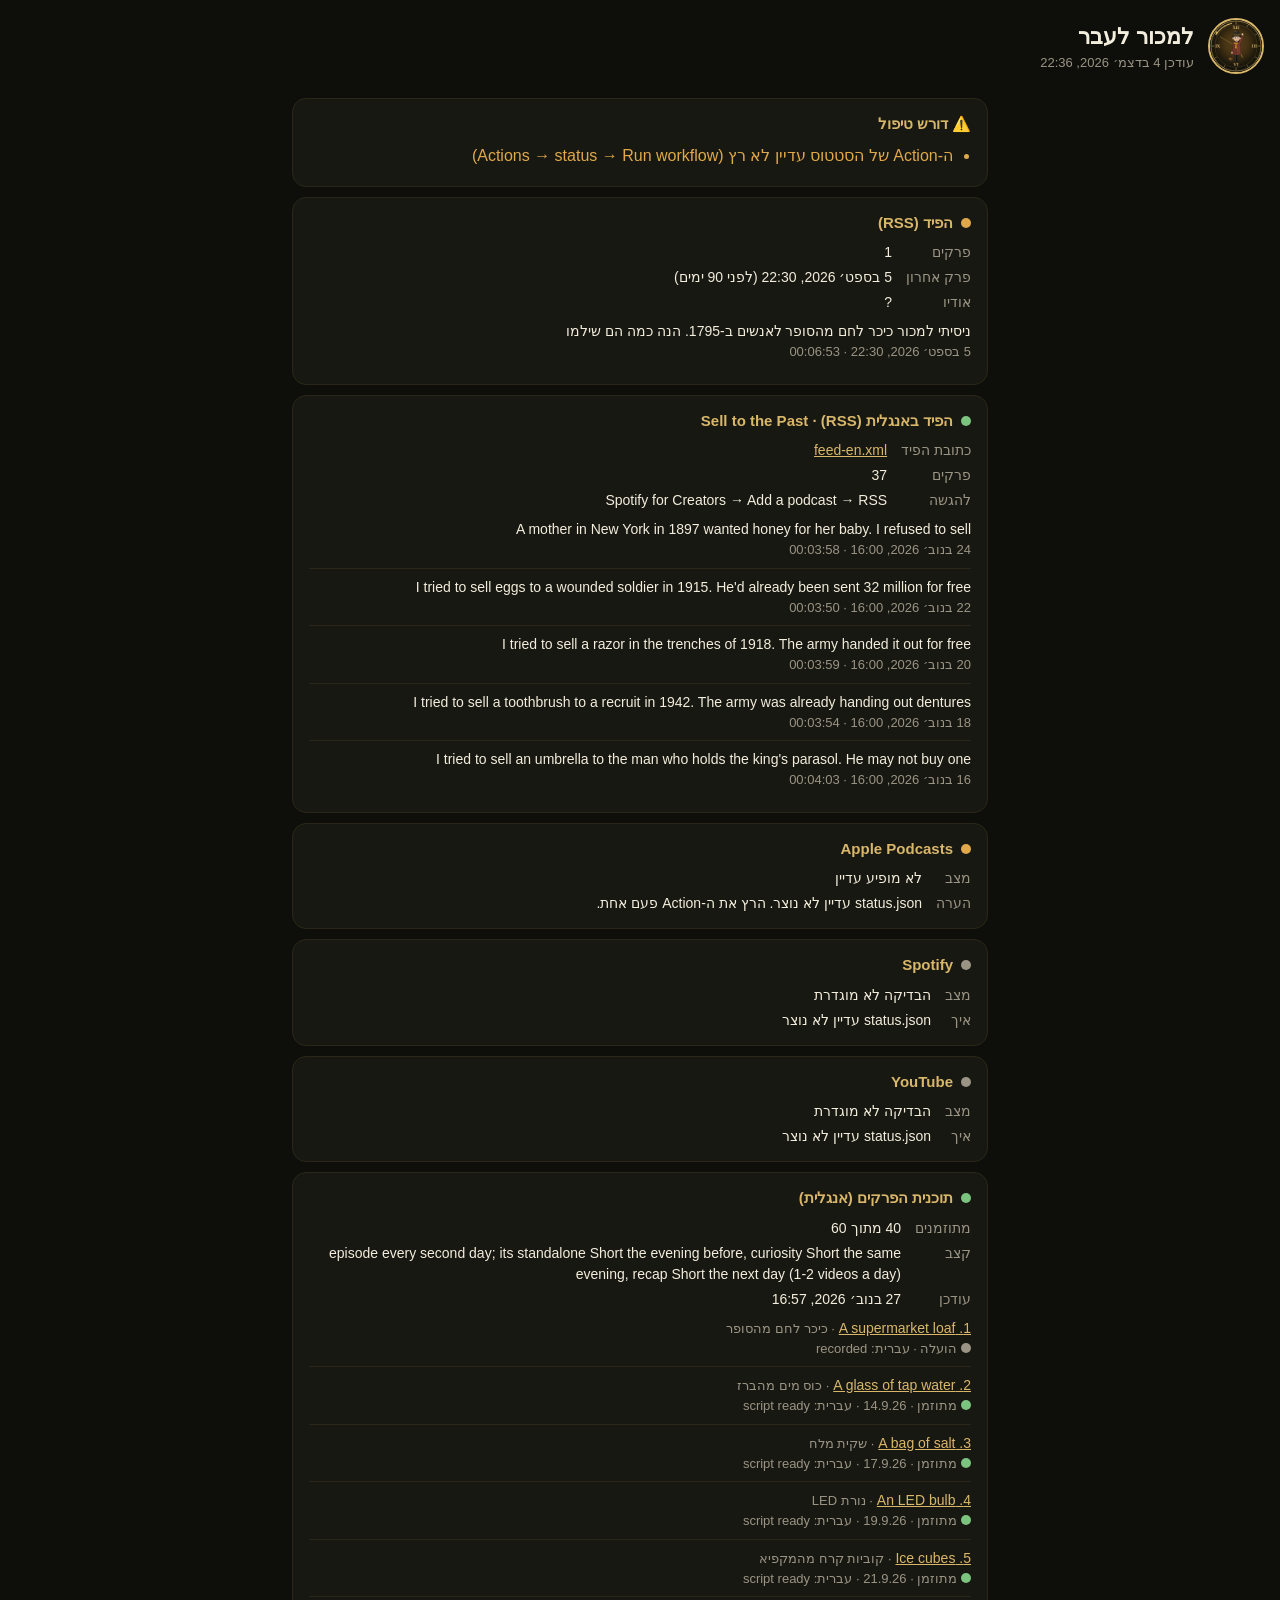
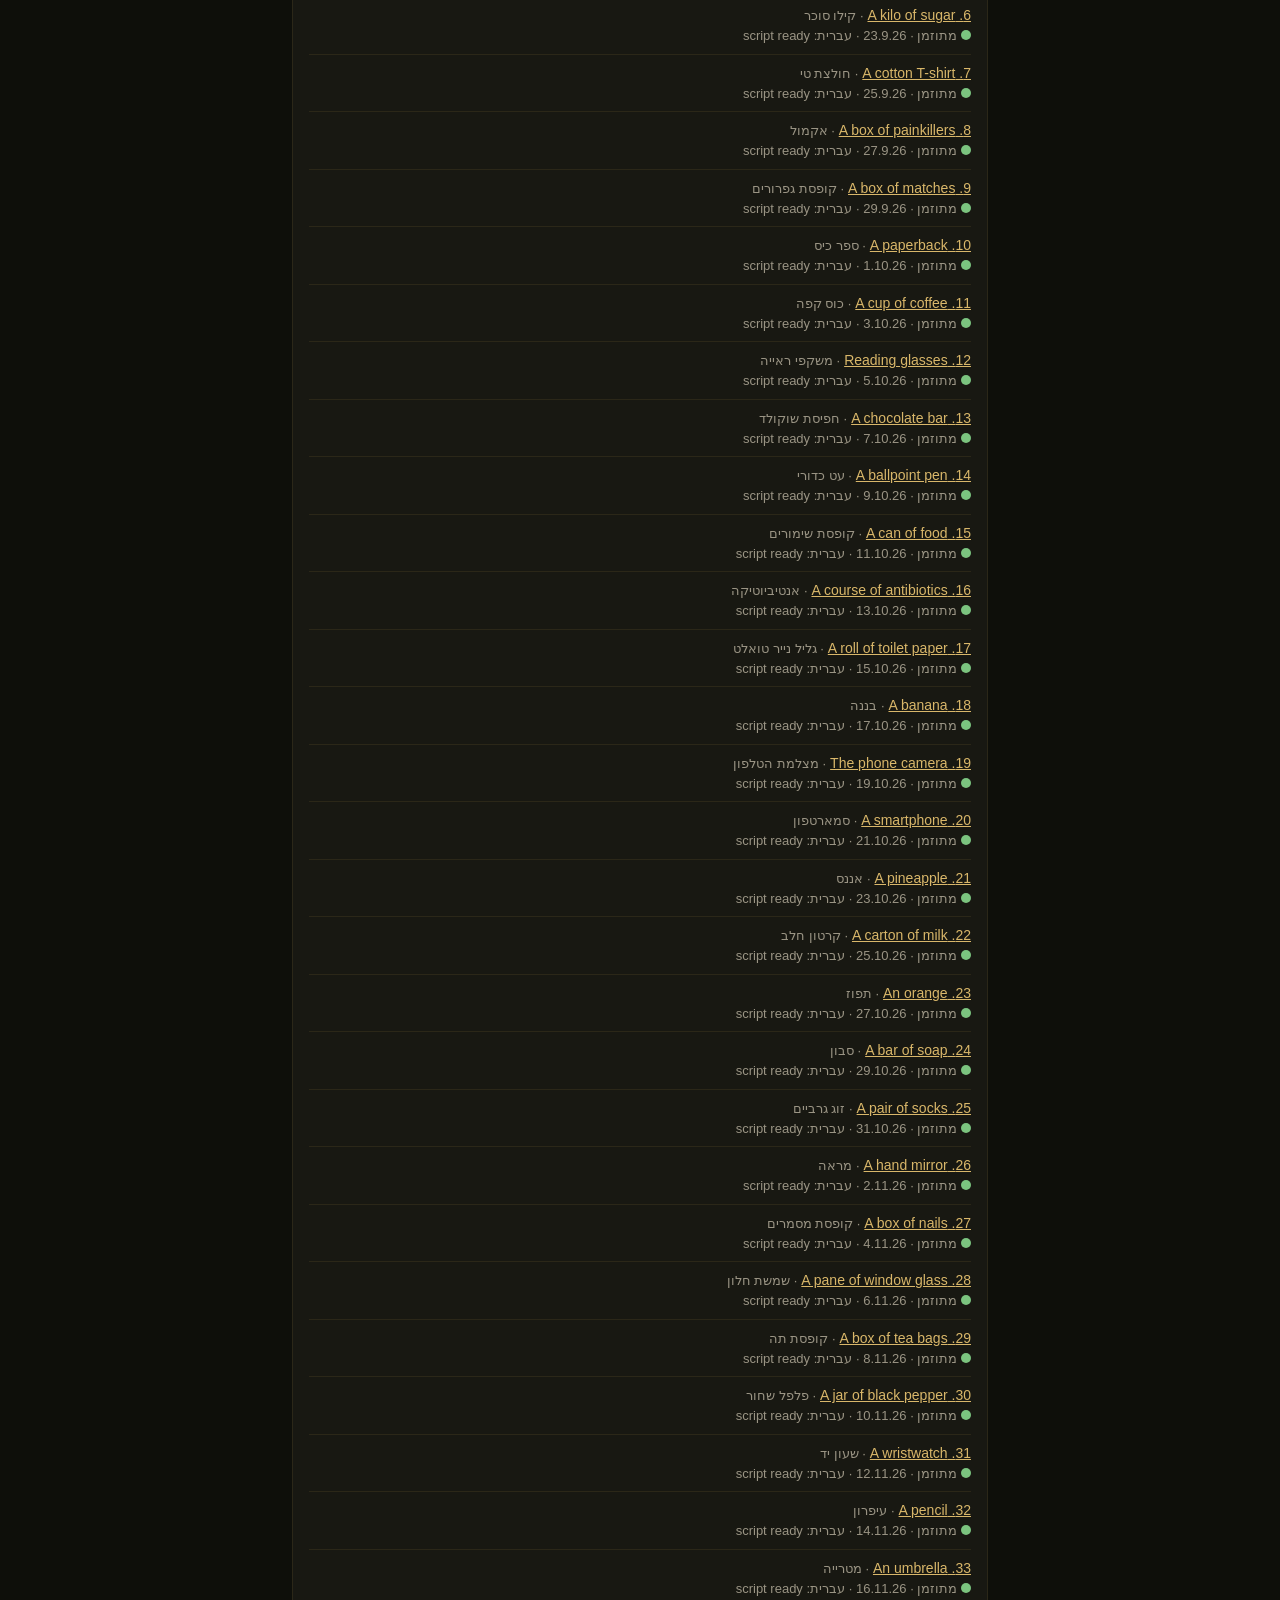
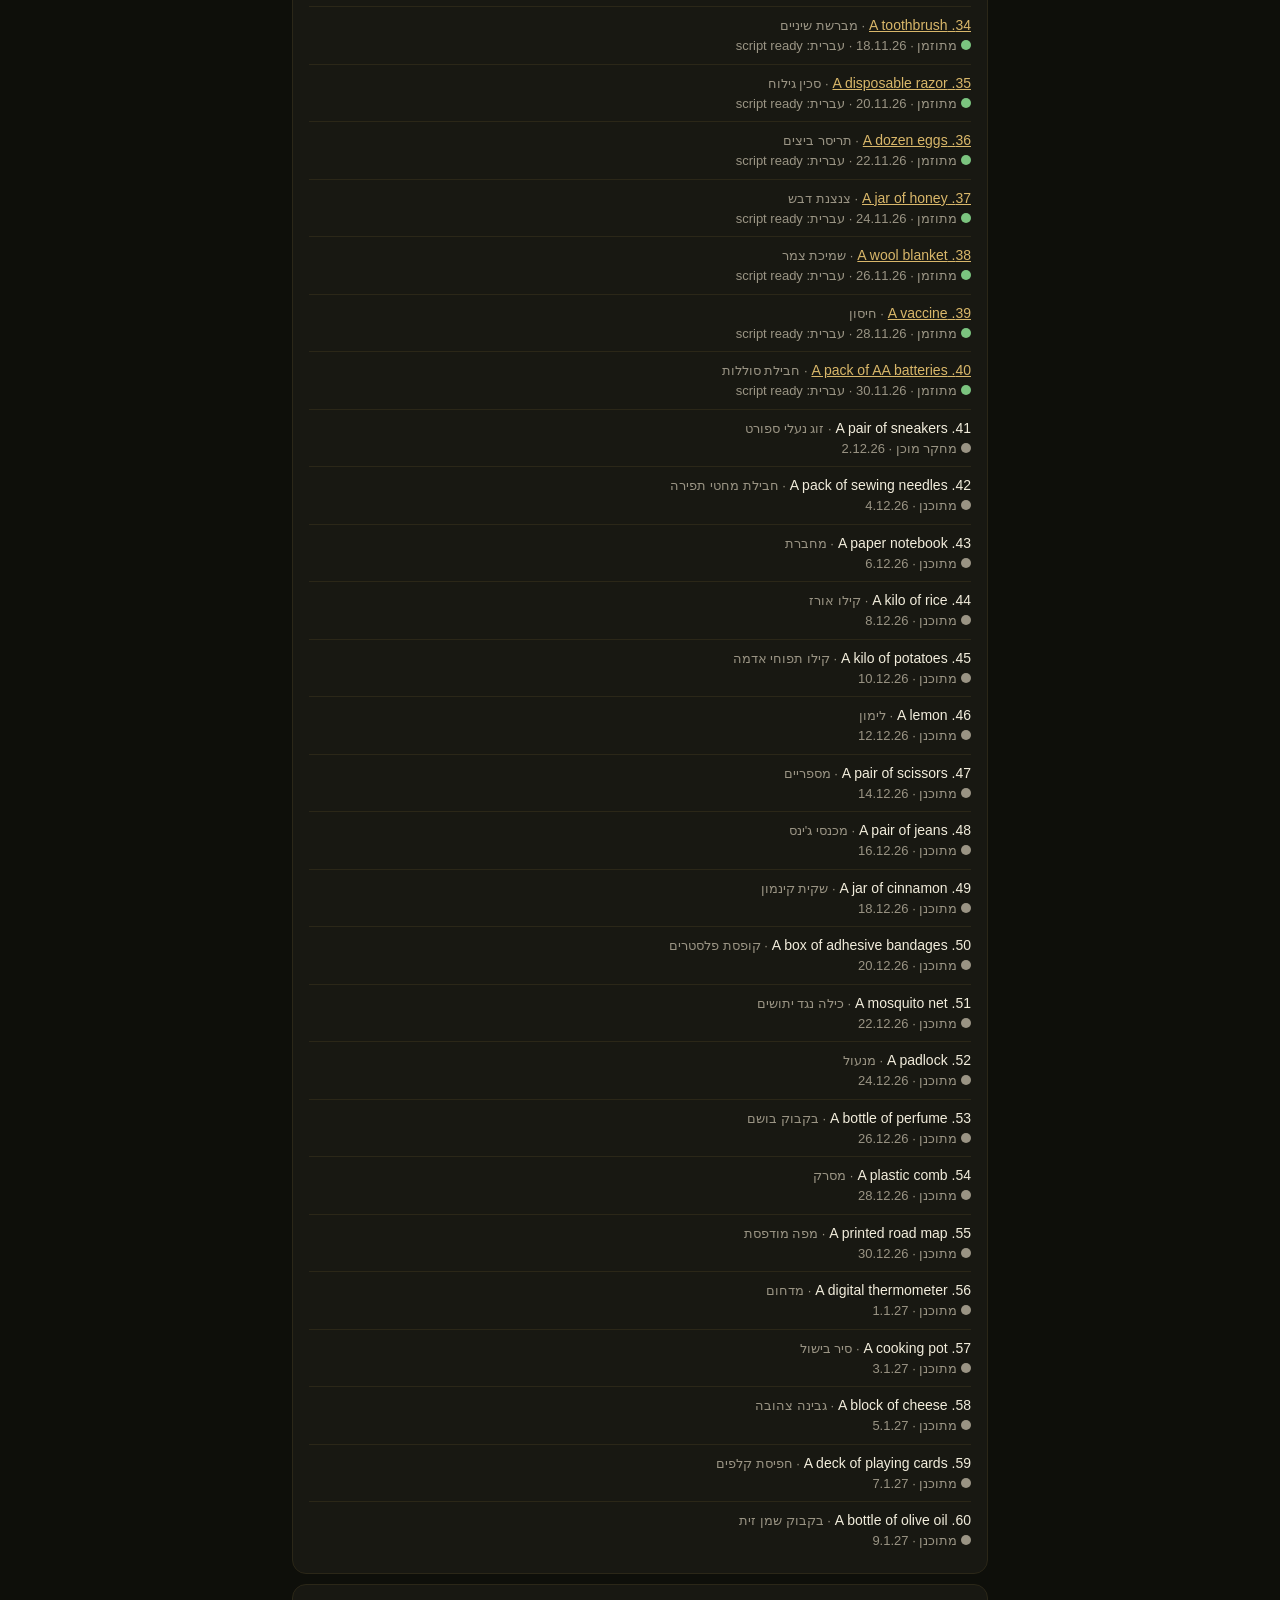
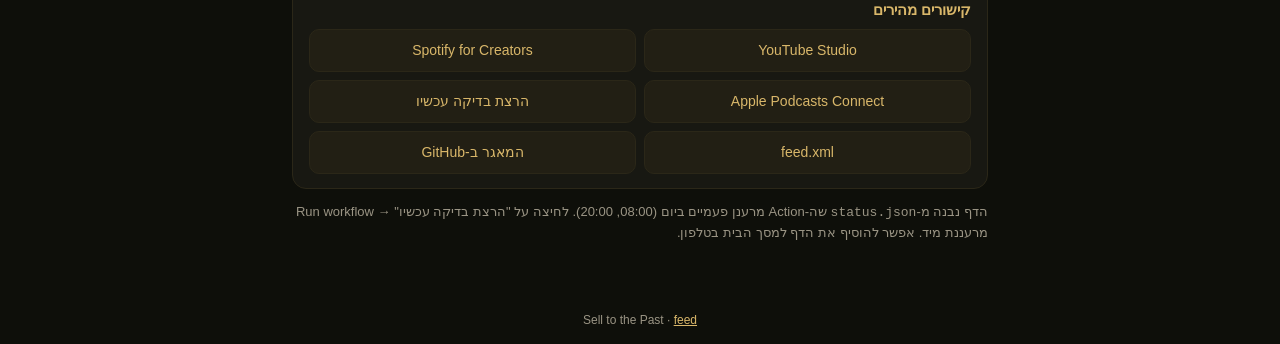
<file: index.html>
<!doctype html>
<html lang="he" dir="rtl">
<head>
<meta charset="utf-8">
<meta name="viewport" content="width=device-width, initial-scale=1">
<meta name="theme-color" content="#0e0f0a">
<title>למכור לעבר · סטטוס</title>
<link rel="apple-touch-icon" href="[data-uri]">
<style>
  :root{--bg:#0e0f0a;--card:#181812;--line:#2b2718;--gold:#d9b76a;--cream:#f2eddc;--dim:#9a9484;--ok:#7bc47f;--warn:#e0a84a;--bad:#e06c5a}
  *{box-sizing:border-box}
  body{margin:0;background:var(--bg);color:var(--cream);font:16px/1.5 -apple-system,"Segoe UI",Roboto,"Heebo",Arial,sans-serif}
  header{display:flex;gap:14px;align-items:center;padding:18px 16px 6px}
  header img{width:56px;height:56px;border-radius:50%;border:2px solid var(--gold)}
  h1{font-size:22px;margin:0}
  .sub{color:var(--dim);font-size:13px}
  main{padding:8px 12px 40px;max-width:720px;margin:0 auto}
  .card{background:var(--card);border:1px solid var(--line);border-radius:14px;padding:14px 16px;margin:10px 0}
  .card h2{font-size:15px;margin:0 0 8px;color:var(--gold);display:flex;align-items:center;gap:8px}
  .dot{width:10px;height:10px;border-radius:50%;display:inline-block;background:var(--dim)}
  .ok{background:var(--ok)}.warn{background:var(--warn)}.bad{background:var(--bad)}
  .kv{display:grid;grid-template-columns:auto 1fr;gap:4px 14px;font-size:14px}
  .kv b{color:var(--dim);font-weight:500}
  ul{margin:6px 0 0;padding-inline-start:18px}
  li{margin:4px 0}
  .todo li{color:var(--warn)}
  a{color:var(--gold)}
  .links{display:grid;grid-template-columns:1fr 1fr;gap:8px}
  .links a{display:block;text-align:center;background:#221f14;border:1px solid var(--line);border-radius:10px;padding:10px 6px;text-decoration:none;font-size:14px}
  .note{color:var(--dim);font-size:13px}
  .ep{font-size:14px;border-top:1px solid var(--line);padding:8px 0}
  .ep:first-of-type{border-top:0}
  footer{color:var(--dim);font-size:12px;text-align:center;padding:16px}
</style>
</head>
<body>
<header>
  <img id="avatar" alt="" src="">
  <div><h1>למכור לעבר</h1><div class="sub" id="stamp">טוען סטטוס…</div></div>
</header>
<main>
  <div class="card todo" id="todo" hidden><h2>⚠️ דורש טיפול</h2><ul></ul></div>
  <div class="card" id="feed"><h2><span class="dot"></span>הפיד (RSS)</h2><div class="kv"></div><div class="eps"></div></div>
  <div class="card" id="feeden"><h2><span class="dot"></span>הפיד באנגלית (RSS) · Sell to the Past</h2><div class="kv"></div><div class="eps"></div></div>
  <div class="card" id="apple"><h2><span class="dot"></span>Apple Podcasts</h2><div class="kv"></div></div>
  <div class="card" id="spotify"><h2><span class="dot"></span>Spotify</h2><div class="kv"></div></div>
  <div class="card" id="youtube"><h2><span class="dot"></span>YouTube</h2><div class="kv"></div><div class="eps"></div></div>
  <div class="card" id="plan"><h2><span class="dot ok"></span>תוכנית הפרקים (אנגלית)</h2><div class="kv"></div><div class="eps"></div></div>
  <div class="card"><h2>קישורים מהירים</h2>
    <div class="links">
      <a href="https://studio.youtube.com/">YouTube Studio</a>
      <a href="https://creators.spotify.com/">Spotify for Creators</a>
      <a href="https://podcastsconnect.apple.com/">Apple Podcasts Connect</a>
      <a href="https://github.com/itsik1/selltothepast-podcast/actions/workflows/status.yml">הרצת בדיקה עכשיו</a>
      <a href="feed.xml">feed.xml</a>
      <a href="https://github.com/itsik1/selltothepast-podcast">המאגר ב‑GitHub</a>
    </div>
  </div>
  <p class="note">הדף נבנה מ‑<code>status.json</code> שה‑Action מרענן פעמיים ביום (08:00, 20:00). לחיצה על "הרצת בדיקה עכשיו" → Run workflow מרעננת מיד. אפשר להוסיף את הדף למסך הבית בטלפון.</p>
</main>
<footer>Sell to the Past · <a href="https://itsik1.github.io/selltothepast-podcast/feed.xml">feed</a></footer>
<script>
document.getElementById('avatar').src = document.querySelector('link[rel=apple-touch-icon]').href;
const STATUS_URL = 'https://raw.githubusercontent.com/itsik1/selltothepast-podcast/status/status.json';
const $ = (s, r=document) => r.querySelector(s);
const esc = s => String(s ?? '').replace(/[&<>"]/g, c => ({'&':'&amp;','<':'&lt;','>':'&gt;','"':'&quot;'}[c]));
const fmtDate = iso => iso ? new Date(iso).toLocaleString('he-IL', {dateStyle:'medium', timeStyle:'short'}) : '';
function setDot(card, cls){ const d=$('.dot', card); d.className='dot '+cls; }
function kv(card, rows){ $('.kv', card).innerHTML = rows.filter(r=>r[1]!==undefined && r[1]!==null && r[1]!=='').map(([k,v])=>`<b>${esc(k)}</b><span>${v}</span>`).join(''); }
function link(u, t){ return u ? `<a href="${esc(u)}" target="_blank" rel="noopener">${esc(t||u)}</a>` : ''; }

function render(s){
  $('#stamp').textContent = 'עודכן ' + fmtDate(s.generated_at);
  if (s.todo && s.todo.length){ const c=$('#todo'); c.hidden=false; $('ul',c).innerHTML = s.todo.map(t=>`<li>${esc(t)}</li>`).join(''); }

  const f=s.feed, fc=$('#feed');
  if (f.ok){
    const stale = f.days_since_last_episode > 10;
    setDot(fc, stale ? 'warn' : 'ok');
    kv(fc, [['פרקים', f.episodes], ['פרק אחרון', `${fmtDate(f.latest?.published)} (לפני ${Math.round(f.days_since_last_episode)} ימים)`], ['אודיו', f.latest?.audio_http===200 ? 'נגיש ✓' : esc(f.latest?.audio_http)]]);
    $('.eps', fc).innerHTML = (f.items||[]).slice(0,5).map(i=>`<div class="ep">${esc(i.title)}<div class="note">${fmtDate(i.published)} · ${esc(i.duration||'')}</div></div>`).join('');
  } else { setDot(fc,'bad'); kv(fc, [['שגיאה', esc(f.error||'הפיד ריק')]]); }

  const a=s.apple, ac=$('#apple');
  if (a.error){ setDot(ac,'bad'); kv(ac,[['שגיאה',esc(a.error)]]); }
  else if (a.listed){ setDot(ac,'ok'); kv(ac,[['רשום', link(a.url, a.name)], ['פרקים בקטלוג', a.episodes]]); }
  else { setDot(ac,'warn'); kv(ac,[['מצב','לא מופיע עדיין'], ['הערה', esc(a.note)]]); }

  const p=s.spotify, pc=$('#spotify');
  if (p.error){ setDot(pc,'bad'); kv(pc,[['שגיאה',esc(p.error)]]); }
  else if (!p.configured){ setDot(pc,''); kv(pc,[['מצב','הבדיקה לא מוגדרת'], ['איך', esc(p.note)]]); }
  else if (p.listed){ setDot(pc,'ok'); kv(pc,[['רשום', link(p.url, p.name)], ['פרקים בקטלוג', p.episodes]]); }
  else { setDot(pc,'warn'); kv(pc,[['מצב','לא מופיע עדיין'], ['הערה', esc(p.note)]]); }

  const y=s.youtube, yc=$('#youtube');
  if (y.error){ setDot(yc,'bad'); kv(yc,[['שגיאה',esc(y.error)]]); }
  else if (!y.configured){ setDot(yc,''); kv(yc,[['מצב','הבדיקה לא מוגדרת'], ['איך', esc(y.note)]]); }
  else {
    setDot(yc,'ok');
    kv(yc,[['ערוץ', link(y.url, y.channel_title||y.handle||y.channel_id)], ['סרטונים', y.video_count ?? y.videos_in_feed], ['מנויים', y.subscribers], ['צפיות', y.views]]);
    $('.eps', yc).innerHTML = (y.videos||[]).slice(0,5).map(v=>`<div class="ep">${link(v.url, v.title)}<div class="note">${fmtDate(v.published)}${v.views!=null?' · '+v.views+' צפיות':''}</div></div>`).join('');
  }
}

const STATUS_HE = {planned:'מתוכנן', researched:'מחקר מוכן', written:'תסריט מוכן', queued:'בתור לבנייה', building:'בבנייה', built:'נבנה, ממתין להעלאה', failed:'בנייה נכשלה', uploaded:'הועלה', scheduled:'מתוזמן'};
const shortDate = d => d ? new Date(d+'T00:00:00Z').toLocaleDateString('he-IL', {day:'numeric', month:'numeric', year:'2-digit'}) : '';
function renderPlan(p){
  const c=$('#plan'), eps=p.episodes||[];
  const done = eps.filter(e=>e.status_en==='scheduled'||e.status_en==='uploaded').length;
  kv(c, [['מתוזמנים', `${done} מתוך ${eps.length}`], ['קצב', esc(p.cadence)], ['עודכן', fmtDate(p.generated_at)]]);
  $('.eps', c).innerHTML = eps.map(e=>{
    const st = STATUS_HE[e.status_en]||e.status_en, cls = e.status_en==='scheduled'?'ok':(e.status_en==='failed'?'bad':'');
    const t = e.youtube_en ? link(e.youtube_en, `${e.number}. ${e.title_en}`) : esc(`${e.number}. ${e.title_en}`);
    return `<div class="ep">${t} <span class="note">· ${esc(e.title_he)}</span><div class="note"><span class="dot ${cls}"></span> ${esc(st)}${e.release_en?' · '+shortDate(e.release_en):''}${e.hebrew?' · עברית: '+esc(e.hebrew):''}</div></div>`;
  }).join('');
}
fetch('feed-en.xml', {cache:'no-store'}).then(r=>r.text()).then(t=>{
  const x=new DOMParser().parseFromString(t,'text/xml'), items=[...x.querySelectorAll('item')], c=$('#feeden');
  setDot(c, items.length?'ok':'warn');
  kv(c, [['כתובת הפיד', link(location.origin+location.pathname.replace(/[^/]*$/,'')+'feed-en.xml','feed-en.xml')], ['פרקים', items.length], ['להגשה', 'Spotify for Creators → Add a podcast → RSS']]);
  $('.eps', c).innerHTML = items.slice(0,5).map(i=>`<div class="ep">${esc(i.querySelector('title')?.textContent)}<div class="note">${fmtDate(i.querySelector('pubDate')?.textContent)} · ${esc(i.getElementsByTagName('itunes:duration')[0]?.textContent||'')}</div></div>`).join('');
}).catch(()=>{ setDot($('#feeden'),'warn'); kv($('#feeden'), [['מצב','feed-en.xml עדיין לא נוצר']]); });
fetch('plan.json', {cache:'no-store'}).then(r=>r.ok?r.json():null).then(p=>{ if(p) renderPlan(p); }).catch(()=>{});

async function fallbackFromFeed(){
  // status.json not published yet: show what the feed itself says
  const r = await fetch('feed.xml', {cache:'no-store'}); const x = new DOMParser().parseFromString(await r.text(), 'text/xml');
  const items = [...x.querySelectorAll('item')].map(i=>({title:i.querySelector('title')?.textContent, published:new Date(i.querySelector('pubDate')?.textContent).toISOString(), duration:i.getElementsByTagNameNS('*','duration')[0]?.textContent, audio_http:'?'}));
  const days = items.length ? (Date.now()-new Date(items[0].published))/864e5 : null;
  render({generated_at:new Date().toISOString(), feed:{ok:items.length>0, episodes:items.length, latest:items[0], days_since_last_episode:days, items},
          apple:{note:'status.json עדיין לא נוצר. הרץ את ה‑Action פעם אחת.'}, spotify:{configured:false, note:'status.json עדיין לא נוצר'}, youtube:{configured:false, note:'status.json עדיין לא נוצר'},
          todo:['ה‑Action של הסטטוס עדיין לא רץ (Actions → status → Run workflow)']});
}

fetch(STATUS_URL, {cache:'no-store'}).then(r => { if(!r.ok) throw new Error(r.status); return r.json(); }).then(render)
  .catch(() => fallbackFromFeed().catch(e => { $('#stamp').textContent = 'לא הצלחתי לטעון סטטוס: ' + e; }));
</script>
</body>
</html>
</file>
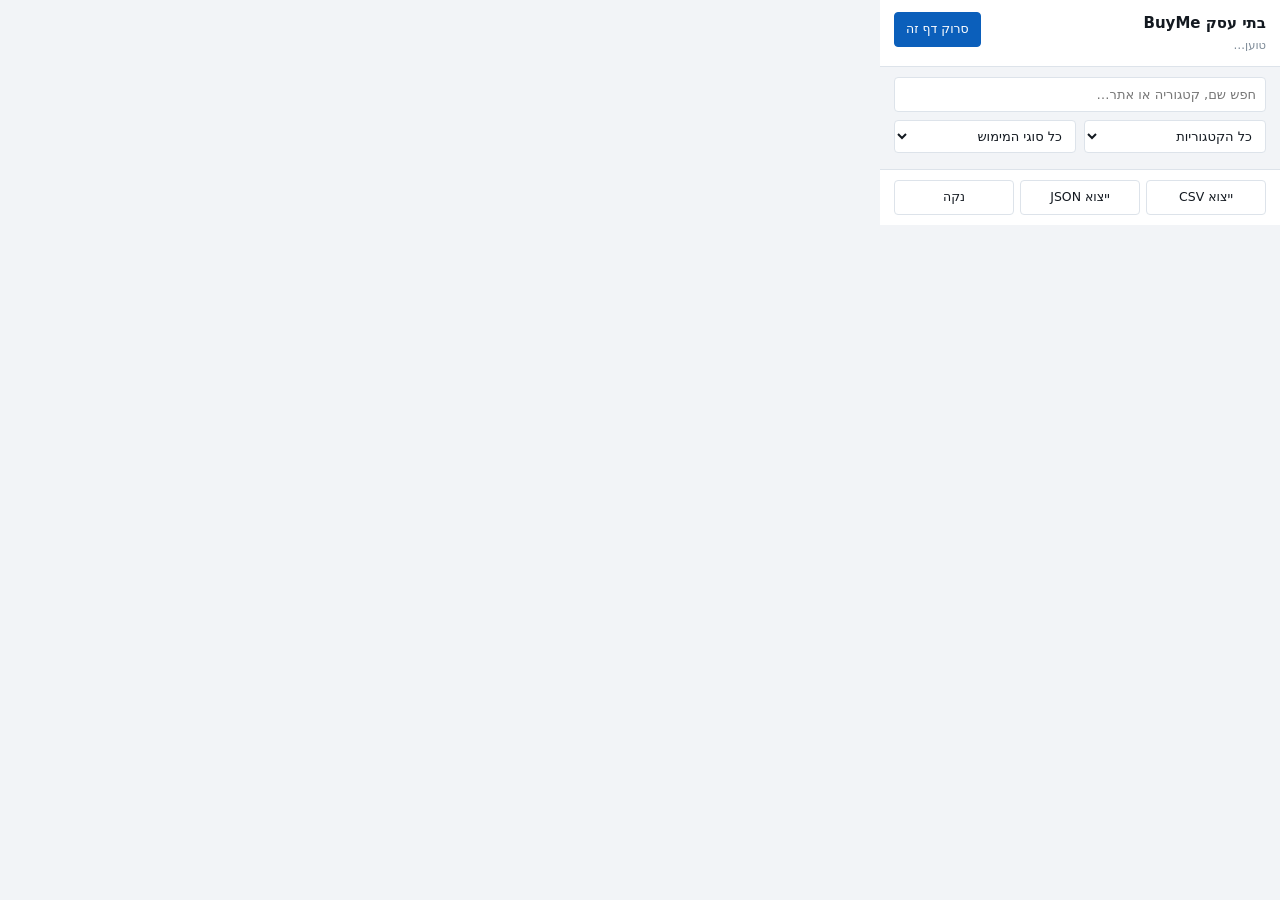
<file: tools/buyme-extension/src/popup.html>
<!doctype html>
<html lang="he" dir="rtl">
<head>
  <meta charset="utf-8">
  <link rel="stylesheet" href="popup.css">
  <title>BuyMe Merchants</title>
</head>
<body>
  <header>
    <div class="titles">
      <h1>בתי עסק BuyMe</h1>
      <p id="status">טוען…</p>
    </div>
    <button id="scan" type="button" class="primary">סרוק דף זה</button>
  </header>

  <div class="controls">
    <input id="q" type="search" placeholder="חפש שם, קטגוריה או אתר…" autocomplete="off">
    <div class="row">
      <select id="category"><option value="">כל הקטגוריות</option></select>
      <select id="redeem">
        <option value="">כל סוגי המימוש</option>
        <option value="Online">אונליין</option>
        <option value="In-store">בחנות</option>
      </select>
    </div>
  </div>

  <p id="count" class="count"></p>
  <ul id="results"></ul>
  <p id="empty" class="empty" hidden></p>

  <footer>
    <button id="csv" type="button">ייצוא CSV</button>
    <button id="json" type="button">ייצוא JSON</button>
    <button id="clear" type="button" class="danger">נקה</button>
  </footer>

  <script src="extract.js"></script>
  <script src="popup.js"></script>
</body>
</html>
</file>
<file: tools/buyme-extension/src/popup.css>
:root {
  --ground: #f2f4f7;
  --surface: #fff;
  --ink: #131920;
  --ink-2: #566270;
  --ink-3: #7d8a97;
  --line: #dde3ea;
  --accent: #0b5fbb;
  --accent-soft: #e5eefb;
  --go: #176944;
  --go-soft: #e0f0e8;
  --stop: #9c3a12;
  --stop-soft: #fbe7dd;
}
@media (prefers-color-scheme: dark) {
  :root {
    --ground: #12171d; --surface: #1a2028; --ink: #e8edf3; --ink-2: #a5b1be;
    --ink-3: #7e8b98; --line: #2c353f; --accent: #5aa2ef; --accent-soft: #17293d;
    --go: #5cc294; --go-soft: #10291e; --stop: #e0965c; --stop-soft: #33220f;
  }
}

* { box-sizing: border-box; }
body {
  margin: 0; width: 400px; max-height: 580px;
  display: flex; flex-direction: column;
  background: var(--ground); color: var(--ink);
  font: 14px/1.5 'Segoe UI', system-ui, -apple-system, sans-serif;
}

header {
  display: flex; align-items: flex-start; justify-content: space-between; gap: 10px;
  padding: 12px 14px; background: var(--surface); border-bottom: 1px solid var(--line);
}
h1 { margin: 0; font-size: 15px; font-weight: 700; }
#status { margin: 2px 0 0; font-size: 11.5px; color: var(--ink-3); }

button {
  font: inherit; font-size: 12.5px; padding: 7px 11px; cursor: pointer;
  border: 1px solid var(--line); border-radius: 4px;
  background: var(--surface); color: var(--ink);
}
button:hover:not(:disabled) { border-color: var(--accent); color: var(--accent); }
button:disabled { opacity: .55; cursor: default; }
button.primary { background: var(--accent); border-color: var(--accent); color: #fff; white-space: nowrap; }
button.primary:hover:not(:disabled) { color: #fff; filter: brightness(1.08); }
button.danger:hover:not(:disabled) { border-color: var(--stop); color: var(--stop); }
button:focus-visible, input:focus-visible, select:focus-visible {
  outline: 2px solid var(--accent); outline-offset: 1px;
}

.controls { padding: 10px 14px; display: flex; flex-direction: column; gap: 8px; }
.controls .row { display: flex; gap: 8px; }
input, select {
  font: inherit; font-size: 13px; padding: 7px 9px; width: 100%;
  border: 1px solid var(--line); border-radius: 4px;
  background: var(--surface); color: var(--ink);
}

.count { margin: 0; padding: 0 14px 6px; font-size: 11.5px; color: var(--ink-3); }

ul { list-style: none; margin: 0; padding: 0 8px; flex: 1; overflow-y: auto; }
li {
  background: var(--surface); border: 1px solid var(--line); border-radius: 4px;
  padding: 9px 11px; margin-bottom: 6px;
}
.name { font-weight: 600; font-size: 13.5px; }
.meta { display: flex; gap: 6px; align-items: center; flex-wrap: wrap; margin-top: 3px; }
.badge {
  font-size: 10.5px; font-weight: 700; padding: 2px 6px; border-radius: 3px;
}
.badge.on { background: var(--go-soft); color: var(--go); }
.badge.off { background: var(--accent-soft); color: var(--accent); }
.cat { font-size: 11.5px; color: var(--ink-2); }
.links { margin-top: 4px; display: flex; gap: 10px; font-size: 11.5px; }
.links a { color: var(--accent); text-decoration: none; }
.links a:hover { text-decoration: underline; }

.empty { margin: 0; padding: 26px 18px; text-align: center; color: var(--ink-3); font-size: 13px; }

footer {
  display: flex; gap: 6px; padding: 10px 14px;
  background: var(--surface); border-top: 1px solid var(--line);
}
footer button { flex: 1; }
</file>
